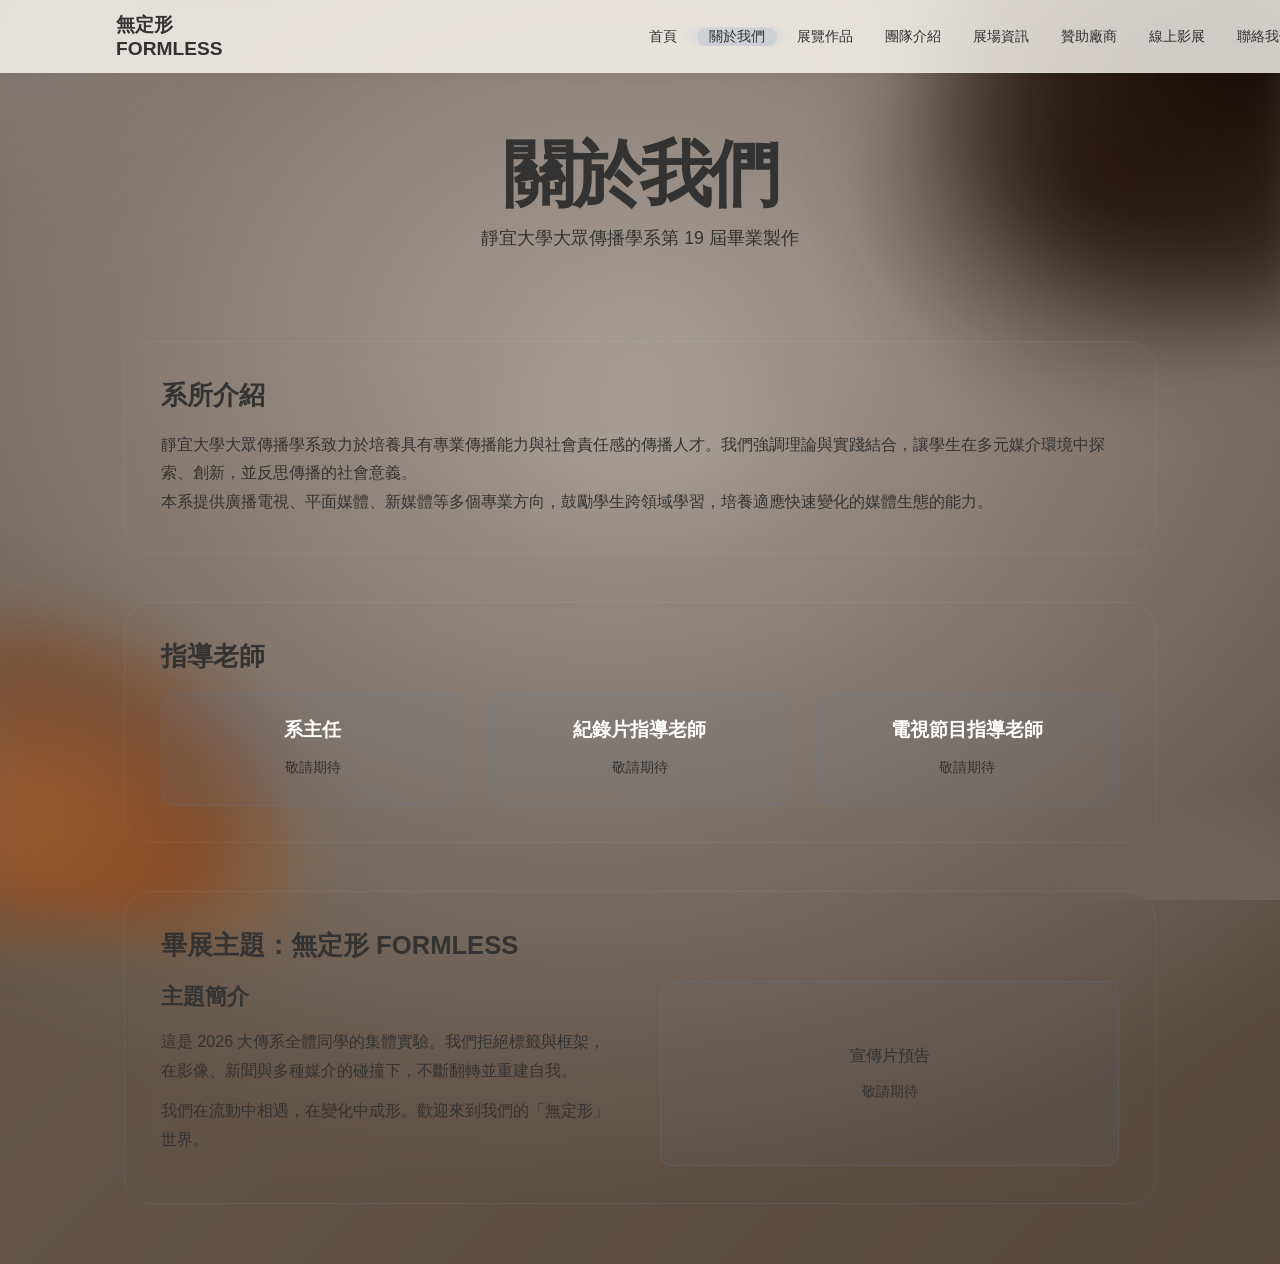
<file: about.html>
<!DOCTYPE html>
<html lang="zh-Hant">
<head>
  <meta charset="UTF-8" />
  <meta name="viewport" content="width=device-width, initial-scale=1.0" />
  <title>關於我們 - 無定形 FORMLESS</title>
  <link rel="stylesheet" href="style.css" />
</head>
<body>
  <div class="page-bg"></div>
  <div class="cursor-glow"></div>
  <nav class="navbar">
    <div class="container">
      <h1 class="nav-title">無定形 FORMLESS</h1>
      <ul class="nav-links">
        <li><a href="index.html">首頁</a></li>
        <li><a href="about.html">關於我們</a></li>
        <li><a href="works.html">展覽作品</a></li>
        <li><a href="team.html">團隊介紹</a></li>
        <li><a href="venue.html">展場資訊</a></li>
        <li><a href="sponsors.html">贊助廠商</a></li>
        <li><a href="filmfestival.html">線上影展</a></li>
        <li><a href="contact.html">聯絡我們</a></li>
      </ul>
    </div>
  </nav>
  <main class="container">
    <section class="hero-section">
      <h1 class="page-title">關於我們</h1>
      <p class="page-subtitle">靜宜大學大眾傳播學系第 19 屆畢業製作</p>
    </section>

    <!-- 本系介紹 -->
    <section id="department" class="panel">
      <h2>系所介紹</h2>
      <p>靜宜大學大眾傳播學系致力於培養具有專業傳播能力與社會責任感的傳播人才。我們強調理論與實踐結合，讓學生在多元媒介環境中探索、創新，並反思傳播的社會意義。</p>
      <p>本系提供廣播電視、平面媒體、新媒體等多個專業方向，鼓勵學生跨領域學習，培養適應快速變化的媒體生態的能力。</p>
    </section>

    <!-- 指導老師 -->
    <section id="advisors" class="panel">
      <h2>指導老師</h2>
      <div class="advisor-grid">
        <div class="advisor-card">
          <h4>系主任</h4>
          <p>敬請期待</p>
        </div>
        <div class="advisor-card">
          <h4>紀錄片指導老師</h4>
          <p>敬請期待</p>
        </div>
        <div class="advisor-card">
          <h4>電視節目指導老師</h4>
          <p>敬請期待</p>
        </div>
      </div>
    </section>

    <!-- 畢展主題 -->
    <section id="exhibition-theme" class="panel">
      <h2>畢展主題：無定形 FORMLESS</h2>
      <div class="theme-content">
        <div class="theme-text">
          <h3>主題簡介</h3>
          <p>這是 2026 大傳系全體同學的集體實驗。我們拒絕標籤與框架，在影像、新聞與多種媒介的碰撞下，不斷翻轉並重建自我。</p>
          <p>我們在流動中相遇，在變化中成形。歡迎來到我們的「無定形」世界。</p>
        </div>
        <div class="theme-video">
          <div class="video-placeholder">
            <p>宣傳片預告</p>
            <p style="font-size: 0.9rem; margin-top: 8px;">敬請期待</p>
          </div>
        </div>
      </div>
    </section>
  </main>
  <script src="script.js"></script>
</body>
</html>
</file>
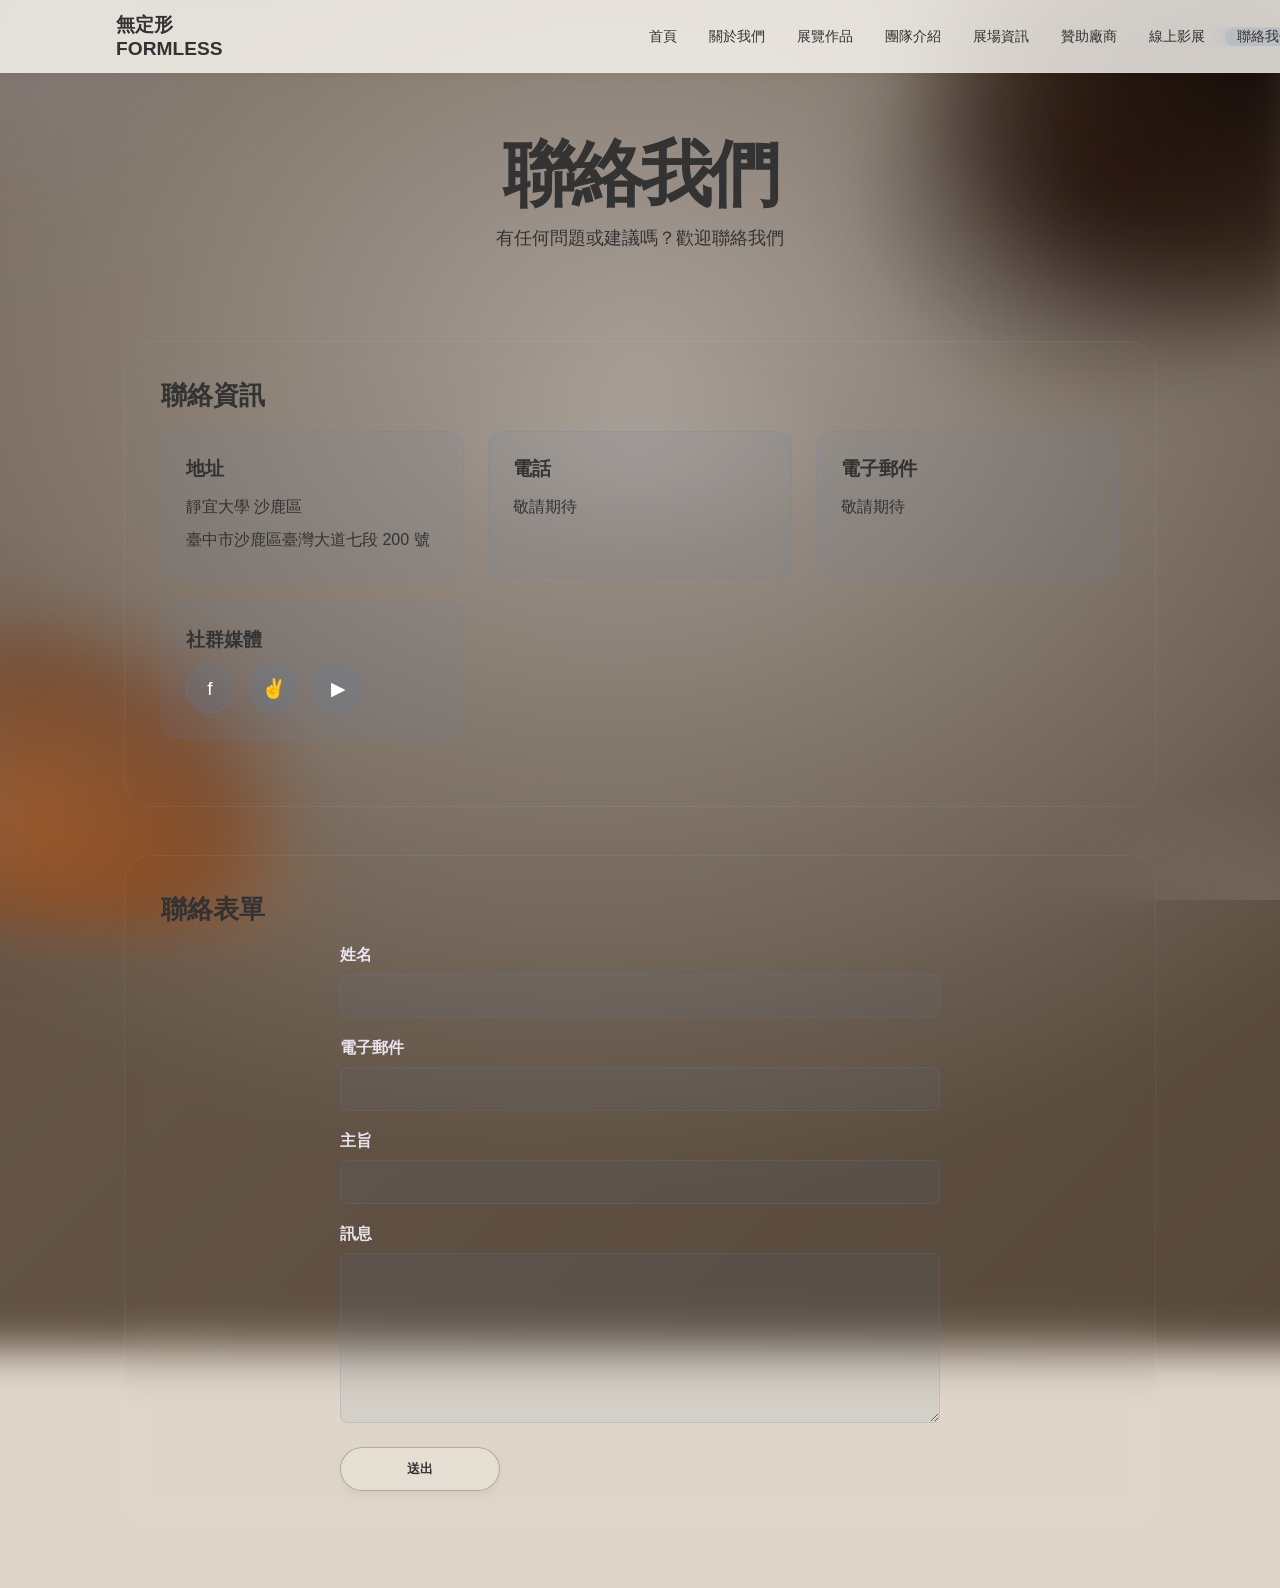
<file: contact.html>
<!DOCTYPE html>
<html lang="zh-Hant">
<head>
  <meta charset="UTF-8" />
  <meta name="viewport" content="width=device-width, initial-scale=1.0" />
  <title>聯絡我們 - 無定形 FORMLESS</title>
  <link rel="stylesheet" href="style.css" />
</head>
<body>
  <div class="page-bg"></div>
  <div class="cursor-glow"></div>
  <nav class="navbar">
    <div class="container">
      <h1 class="nav-title">無定形 FORMLESS</h1>
      <ul class="nav-links">
        <li><a href="index.html">首頁</a></li>
        <li><a href="about.html">關於我們</a></li>
        <li><a href="works.html">展覽作品</a></li>
        <li><a href="team.html">團隊介紹</a></li>
        <li><a href="venue.html">展場資訊</a></li>
        <li><a href="sponsors.html">贊助廠商</a></li>
        <li><a href="filmfestival.html">線上影展</a></li>
        <li><a href="contact.html">聯絡我們</a></li>
      </ul>
    </div>
  </nav>
  <main class="container">
    <section class="hero-section">
      <h1 class="page-title">聯絡我們</h1>
      <p class="page-subtitle">有任何問題或建議嗎？歡迎聯絡我們</p>
    </section>

    <!-- 聯絡資訊 -->
    <section id="contact-info" class="panel">
      <h2>聯絡資訊</h2>
      <div class="contact-details">
        <div class="contact-item">
          <h3>地址</h3>
          <p>靜宜大學 沙鹿區</p>
          <p>臺中市沙鹿區臺灣大道七段 200 號</p>
        </div>
        <div class="contact-item">
          <h3>電話</h3>
          <p>敬請期待</p>
        </div>
        <div class="contact-item">
          <h3>電子郵件</h3>
          <p>敬請期待</p>
        </div>
        <div class="contact-item">
          <h3>社群媒體</h3>
          <div class="social-links">
            <a href="#" class="social-icon" title="Facebook">f</a>
            <a href="#" class="social-icon" title="Instagram">✌</a>
            <a href="#" class="social-icon" title="YouTube">▶</a>
          </div>
        </div>
      </div>
    </section>

    <!-- 聯絡表單 -->
    <section id="contact-form" class="panel">
      <h2>聯絡表單</h2>
      <form class="form-container">
        <div class="form-group">
          <label for="name">姓名</label>
          <input type="text" id="name" name="name" required />
        </div>
        <div class="form-group">
          <label for="email">電子郵件</label>
          <input type="email" id="email" name="email" required />
        </div>
        <div class="form-group">
          <label for="subject">主旨</label>
          <input type="text" id="subject" name="subject" required />
        </div>
        <div class="form-group">
          <label for="message">訊息</label>
          <textarea id="message" name="message" rows="8" required></textarea>
        </div>
        <button type="submit" class="btn btn-primary">送出</button>
      </form>
    </section>
  </main>
  <script src="script.js"></script>
</body>
</html>
</file>
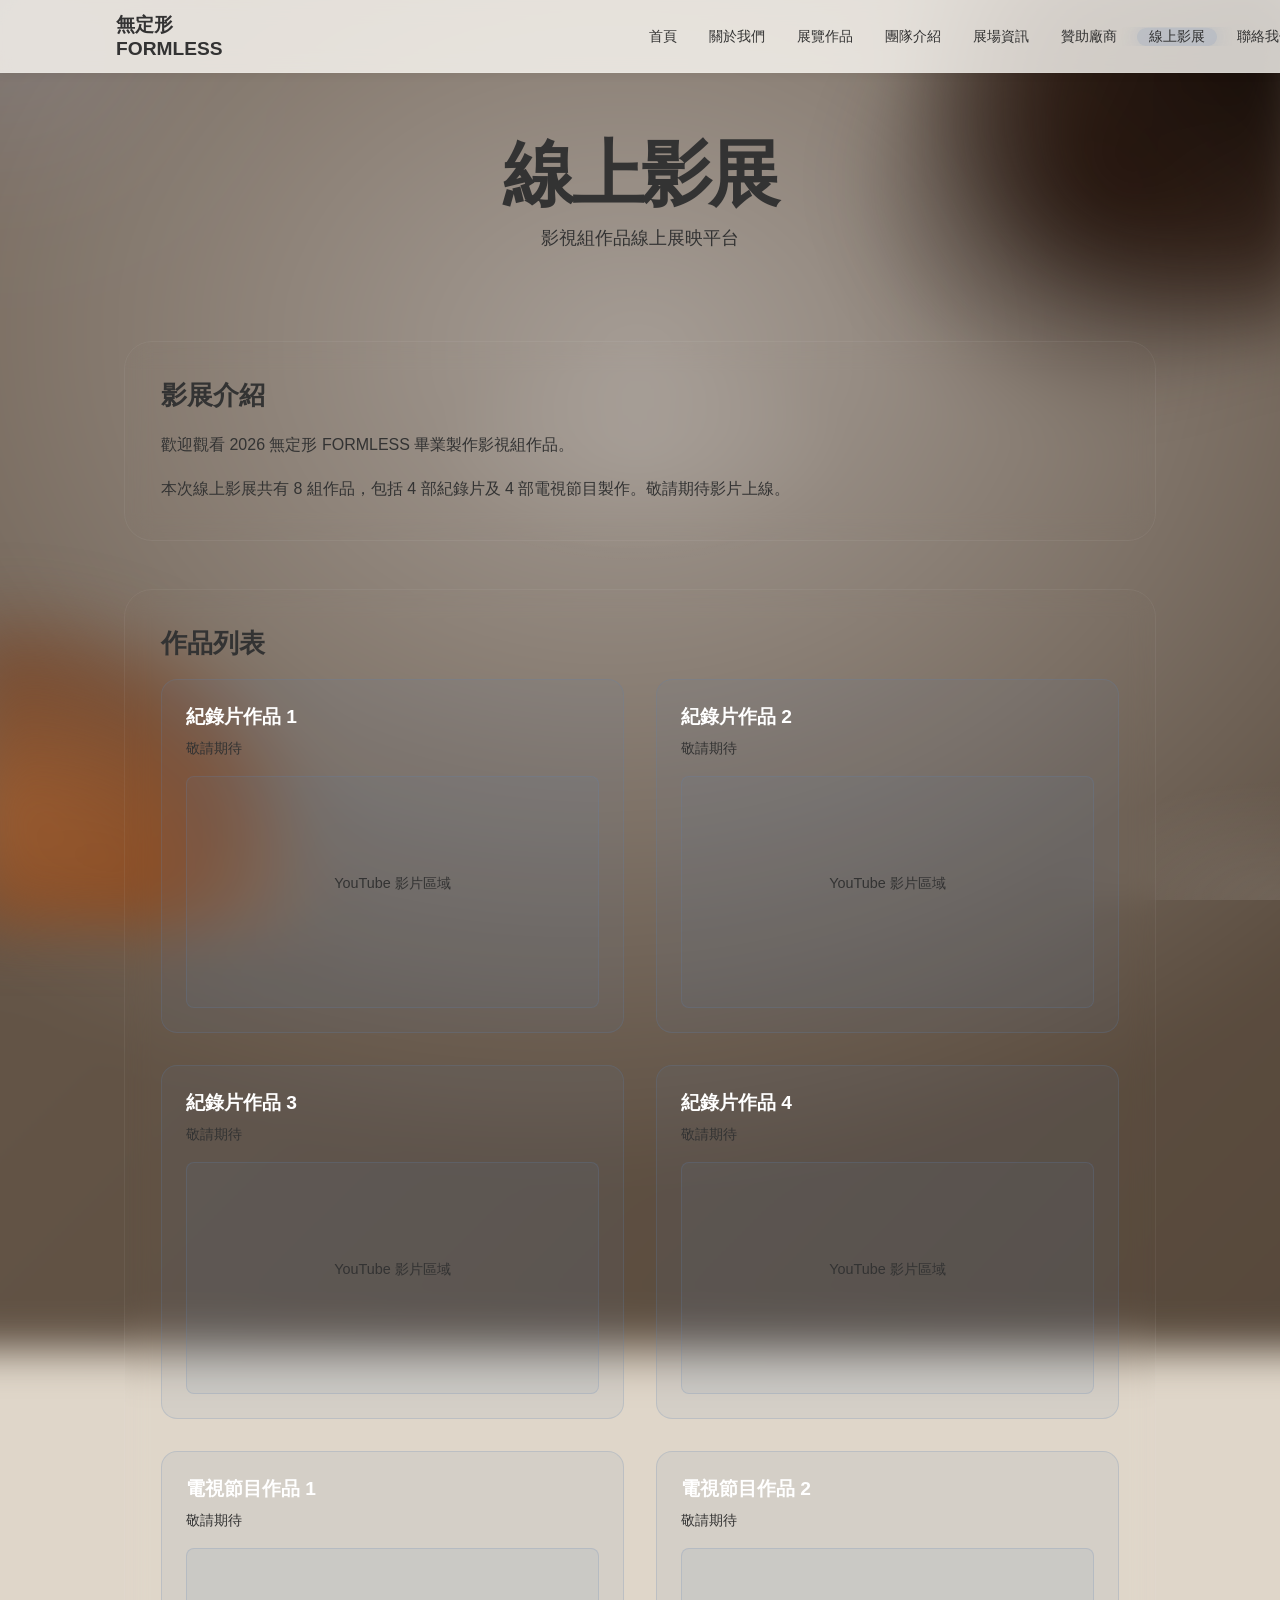
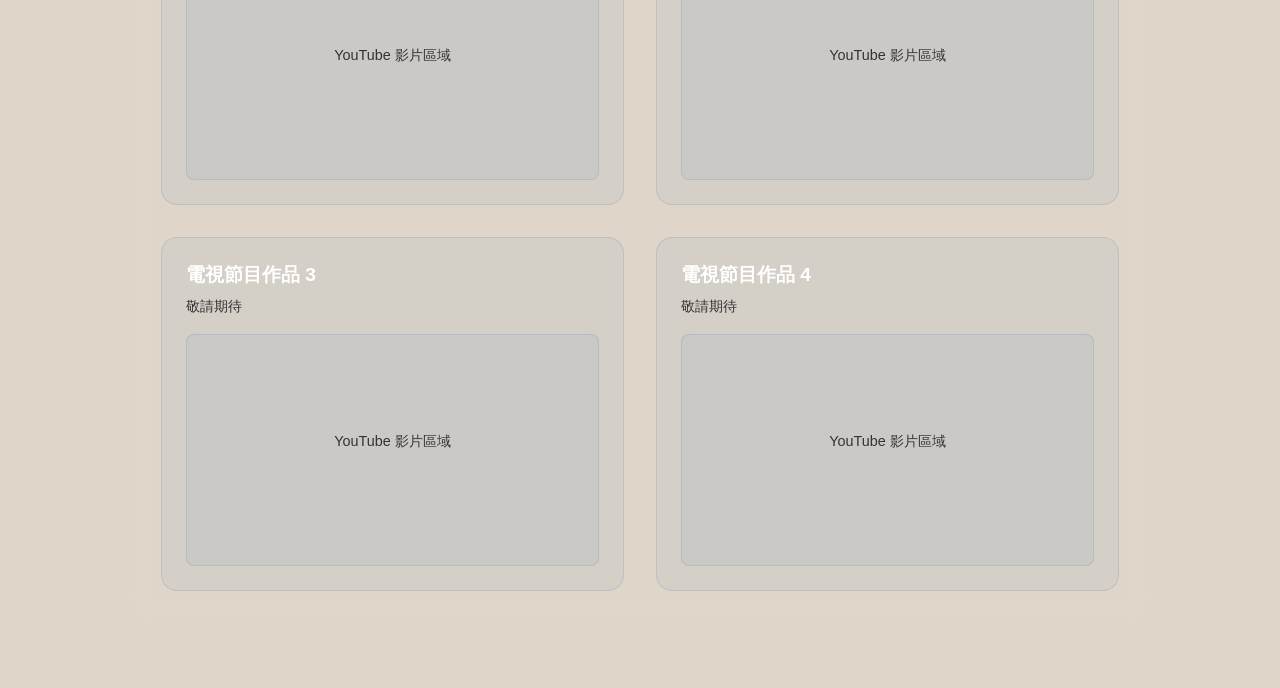
<file: filmfestival.html>
<!DOCTYPE html>
<html lang="zh-Hant">
<head>
  <meta charset="UTF-8" />
  <meta name="viewport" content="width=device-width, initial-scale=1.0" />
  <title>線上影展 - 無定形 FORMLESS</title>
  <link rel="stylesheet" href="style.css" />
</head>
<body>
  <div class="page-bg"></div>
  <div class="cursor-glow"></div>
  <nav class="navbar">
    <div class="container">
      <h1 class="nav-title">無定形 FORMLESS</h1>
      <ul class="nav-links">
        <li><a href="index.html">首頁</a></li>
        <li><a href="about.html">關於我們</a></li>
        <li><a href="works.html">展覽作品</a></li>
        <li><a href="team.html">團隊介紹</a></li>
        <li><a href="venue.html">展場資訊</a></li>
        <li><a href="sponsors.html">贊助廠商</a></li>
        <li><a href="filmfestival.html">線上影展</a></li>
        <li><a href="contact.html">聯絡我們</a></li>
      </ul>
    </div>
  </nav>
  <main class="container">
    <section class="hero-section">
      <h1 class="page-title">線上影展</h1>
      <p class="page-subtitle">影視組作品線上展映平台</p>
    </section>

    <!-- 影展介紹 -->
    <section id="festival-intro" class="panel">
      <h2>影展介紹</h2>
      <p style="color: rgba(245, 242, 255, 0.8); line-height: 1.8; margin-bottom: 16px;">
        歡迎觀看 2026 無定形 FORMLESS 畢業製作影視組作品。
      </p>
      <p style="color: rgba(245, 242, 255, 0.7); line-height: 1.8;">
        本次線上影展共有 8 組作品，包括 4 部紀錄片及 4 部電視節目製作。敬請期待影片上線。
      </p>
    </section>

    <!-- 作品列表 -->
    <section id="film-list" class="panel">
      <h2>作品列表</h2>
      <div class="film-grid">
        <!-- 紀錄片 1 -->
        <div class="film-item">
          <h4>紀錄片作品 1</h4>
          <p>敬請期待</p>
          <div class="embed-placeholder">
            <p>YouTube 影片區域</p>
          </div>
        </div>
        <!-- 紀錄片 2 -->
        <div class="film-item">
          <h4>紀錄片作品 2</h4>
          <p>敬請期待</p>
          <div class="embed-placeholder">
            <p>YouTube 影片區域</p>
          </div>
        </div>
        <!-- 紀錄片 3 -->
        <div class="film-item">
          <h4>紀錄片作品 3</h4>
          <p>敬請期待</p>
          <div class="embed-placeholder">
            <p>YouTube 影片區域</p>
          </div>
        </div>
        <!-- 紀錄片 4 -->
        <div class="film-item">
          <h4>紀錄片作品 4</h4>
          <p>敬請期待</p>
          <div class="embed-placeholder">
            <p>YouTube 影片區域</p>
          </div>
        </div>
        <!-- 電視節目 1 -->
        <div class="film-item">
          <h4>電視節目作品 1</h4>
          <p>敬請期待</p>
          <div class="embed-placeholder">
            <p>YouTube 影片區域</p>
          </div>
        </div>
        <!-- 電視節目 2 -->
        <div class="film-item">
          <h4>電視節目作品 2</h4>
          <p>敬請期待</p>
          <div class="embed-placeholder">
            <p>YouTube 影片區域</p>
          </div>
        </div>
        <!-- 電視節目 3 -->
        <div class="film-item">
          <h4>電視節目作品 3</h4>
          <p>敬請期待</p>
          <div class="embed-placeholder">
            <p>YouTube 影片區域</p>
          </div>
        </div>
        <!-- 電視節目 4 -->
        <div class="film-item">
          <h4>電視節目作品 4</h4>
          <p>敬請期待</p>
          <div class="embed-placeholder">
            <p>YouTube 影片區域</p>
          </div>
        </div>
      </div>
    </section>
  </main>
  <script src="script.js"></script>
</body>
</html>
</file>
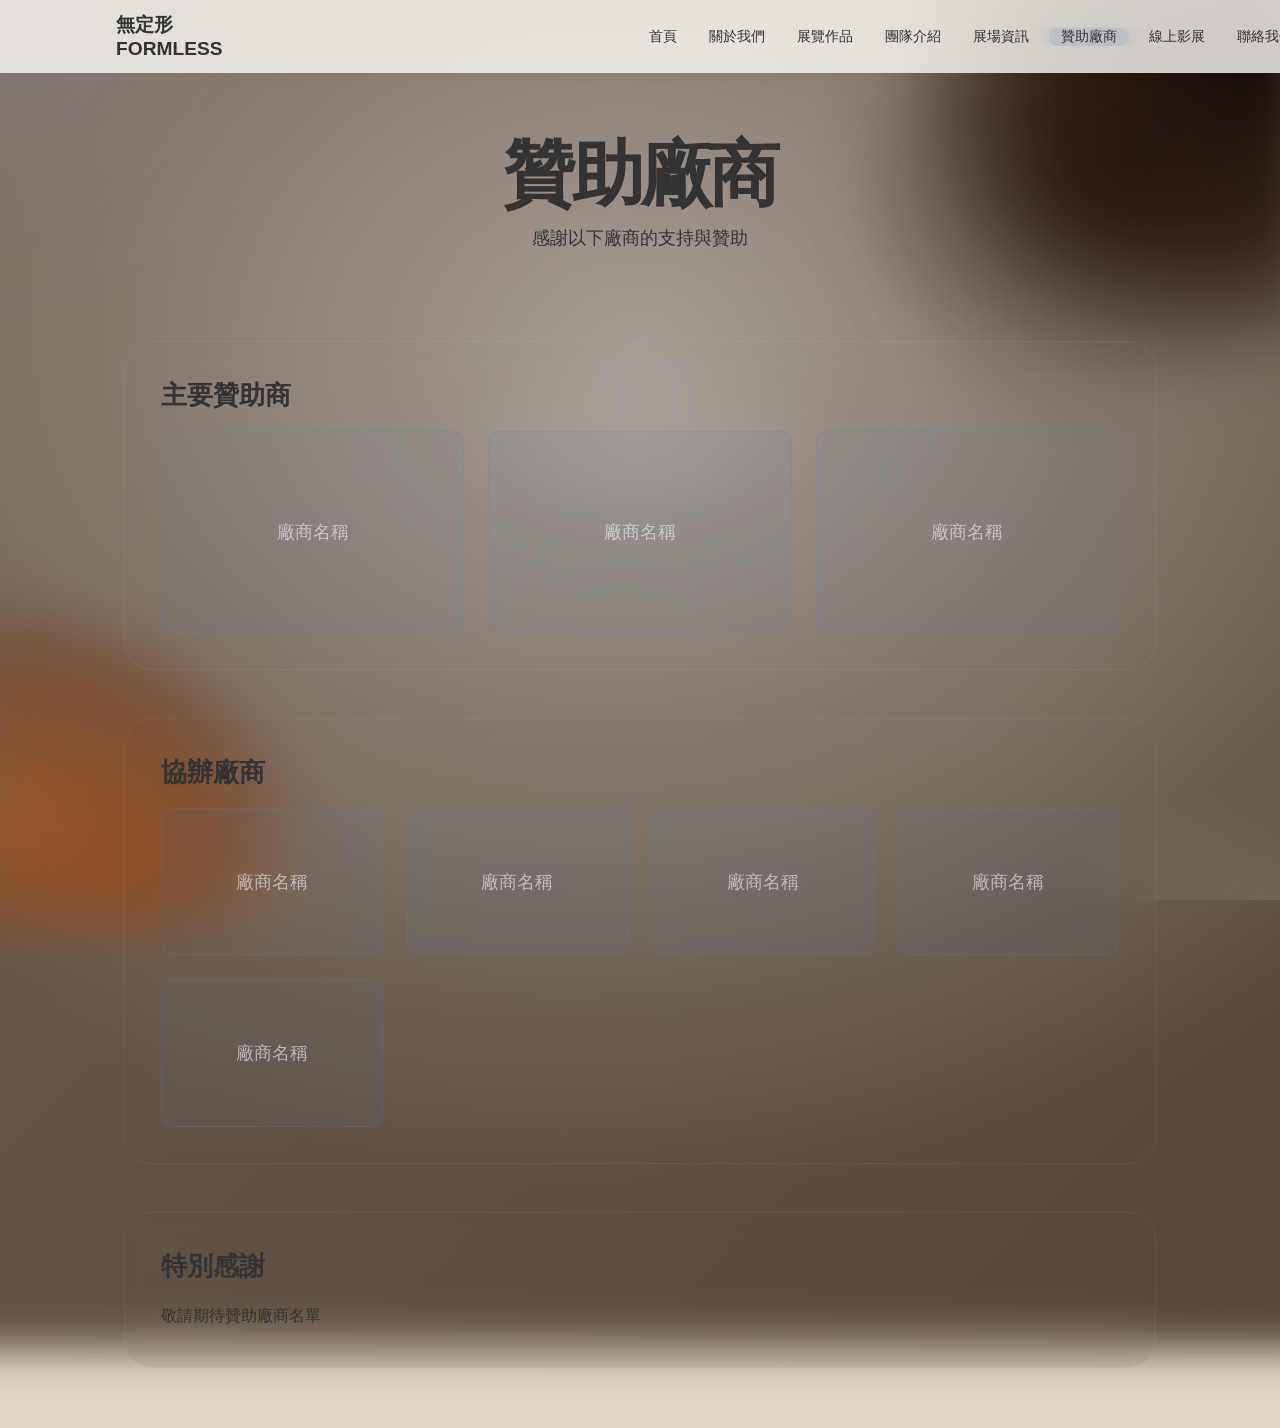
<file: sponsors.html>
<!DOCTYPE html>
<html lang="zh-Hant">
<head>
  <meta charset="UTF-8" />
  <meta name="viewport" content="width=device-width, initial-scale=1.0" />
  <title>贊助廠商 - 無定形 FORMLESS</title>
  <link rel="stylesheet" href="style.css" />
</head>
<body>
  <div class="page-bg"></div>
  <div class="cursor-glow"></div>
  <nav class="navbar">
    <div class="container">
      <h1 class="nav-title">無定形 FORMLESS</h1>
      <ul class="nav-links">
        <li><a href="index.html">首頁</a></li>
        <li><a href="about.html">關於我們</a></li>
        <li><a href="works.html">展覽作品</a></li>
        <li><a href="team.html">團隊介紹</a></li>
        <li><a href="venue.html">展場資訊</a></li>
        <li><a href="sponsors.html">贊助廠商</a></li>
        <li><a href="filmfestival.html">線上影展</a></li>
        <li><a href="contact.html">聯絡我們</a></li>
      </ul>
    </div>
  </nav>
  <main class="container">
    <section class="hero-section">
      <h1 class="page-title">贊助廠商</h1>
      <p class="page-subtitle">感謝以下廠商的支持與贊助</p>
    </section>

    <!-- 主要贊助商 -->
    <section id="major-sponsors" class="panel">
      <h2>主要贊助商</h2>
      <div class="sponsor-grid">
        <div class="sponsor-logo">
          <div class="sponsor-placeholder">廠商名稱</div>
        </div>
        <div class="sponsor-logo">
          <div class="sponsor-placeholder">廠商名稱</div>
        </div>
        <div class="sponsor-logo">
          <div class="sponsor-placeholder">廠商名稱</div>
        </div>
      </div>
    </section>

    <!-- 協辦廠商 -->
    <section id="partner-sponsors" class="panel">
      <h2>協辦廠商</h2>
      <div class="sponsor-grid">
        <div class="sponsor-logo">
          <div class="sponsor-placeholder">廠商名稱</div>
        </div>
        <div class="sponsor-logo">
          <div class="sponsor-placeholder">廠商名稱</div>
        </div>
        <div class="sponsor-logo">
          <div class="sponsor-placeholder">廠商名稱</div>
        </div>
        <div class="sponsor-logo">
          <div class="sponsor-placeholder">廠商名稱</div>
        </div>
        <div class="sponsor-logo">
          <div class="sponsor-placeholder">廠商名稱</div>
        </div>
      </div>
    </section>

    <!-- 感謝名單 -->
    <section id="thanks" class="panel">
      <h2>特別感謝</h2>
      <p style="color: rgba(245, 242, 255, 0.8); line-height: 1.8;">敬請期待贊助廠商名單</p>
    </section>
  </main>
  <script src="script.js"></script>
</body>
</html>
</file>
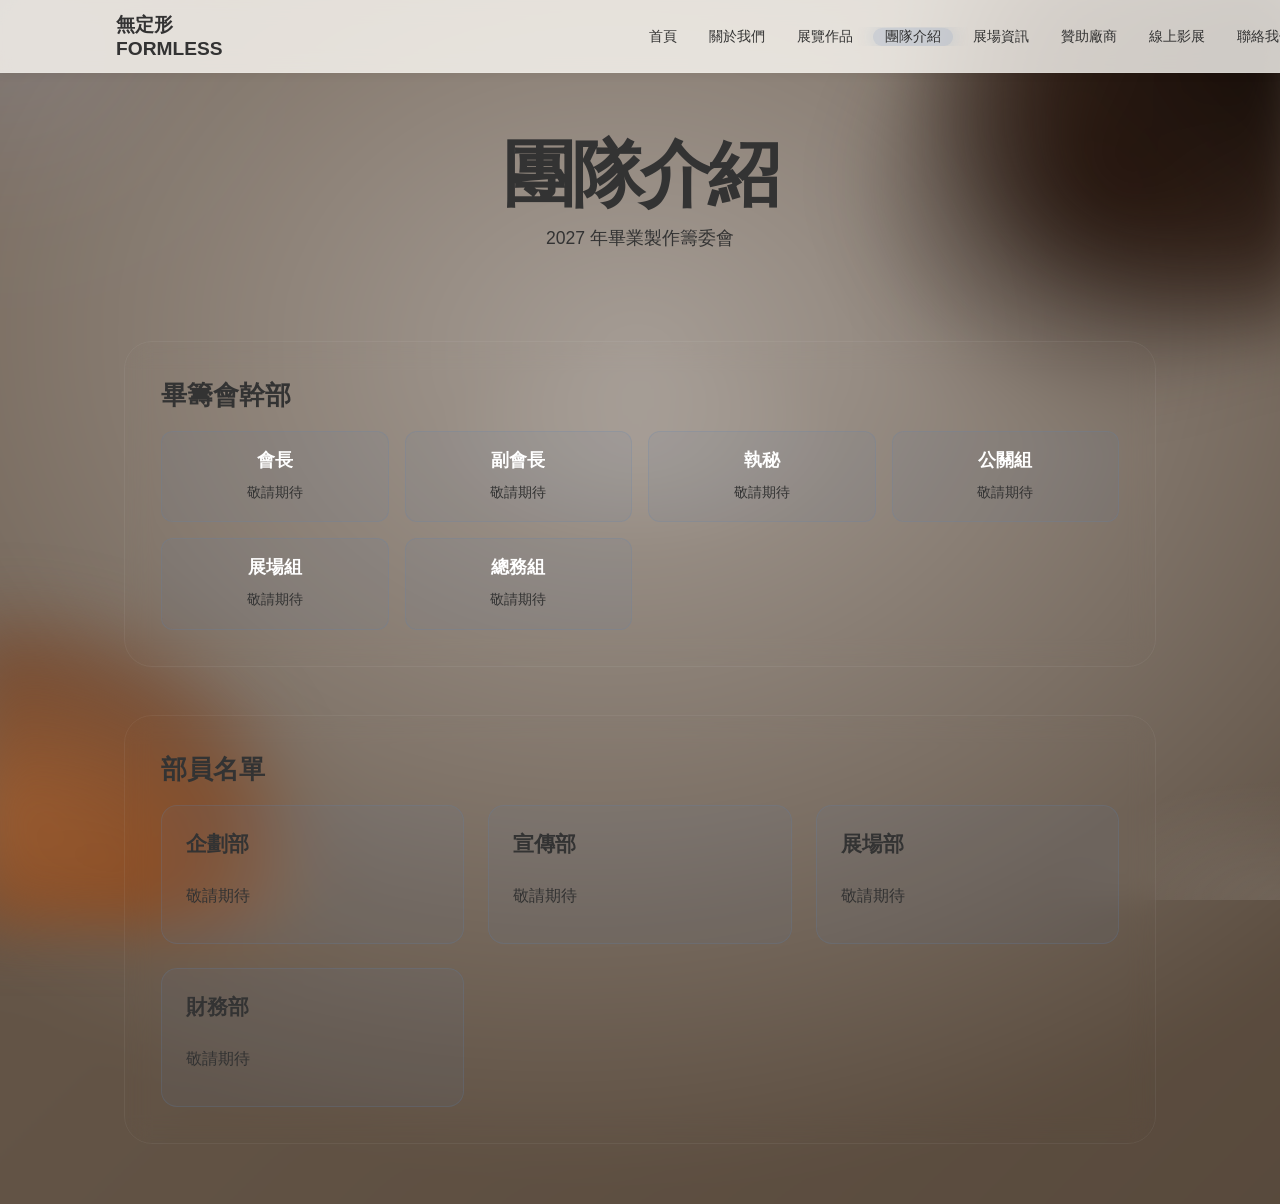
<file: team.html>
<!DOCTYPE html>
<html lang="zh-Hant">
<head>
  <meta charset="UTF-8" />
  <meta name="viewport" content="width=device-width, initial-scale=1.0" />
  <title>團隊介紹 - 無定形 FORMLESS</title>
  <link rel="stylesheet" href="style.css" />
</head>
<body>
  <div class="page-bg"></div>
  <div class="cursor-glow"></div>
  <nav class="navbar">
    <div class="container">
      <h1 class="nav-title">無定形 FORMLESS</h1>
      <ul class="nav-links">
        <li><a href="index.html">首頁</a></li>
        <li><a href="about.html">關於我們</a></li>
        <li><a href="works.html">展覽作品</a></li>
        <li><a href="team.html">團隊介紹</a></li>
        <li><a href="venue.html">展場資訊</a></li>
        <li><a href="sponsors.html">贊助廠商</a></li>
        <li><a href="filmfestival.html">線上影展</a></li>
        <li><a href="contact.html">聯絡我們</a></li>
      </ul>
    </div>
  </nav>
  <main class="container">
    <section class="hero-section">
      <h1 class="page-title">團隊介紹</h1>
      <p class="page-subtitle">2027 年畢業製作籌委會</p>
    </section>

    <!-- 籌委會幹部 -->
    <section id="core-team" class="panel">
      <h2>畢籌會幹部</h2>
      <div class="team-list">
        <div class="team-member-item">
          <h4>會長</h4>
          <p>敬請期待</p>
        </div>
        <div class="team-member-item">
          <h4>副會長</h4>
          <p>敬請期待</p>
        </div>
        <div class="team-member-item">
          <h4>執秘</h4>
          <p>敬請期待</p>
        </div>
        <div class="team-member-item">
          <h4>公關組</h4>
          <p>敬請期待</p>
        </div>
        <div class="team-member-item">
          <h4>展場組</h4>
          <p>敬請期待</p>
        </div>
        <div class="team-member-item">
          <h4>總務組</h4>
          <p>敬請期待</p>
        </div>
      </div>
    </section>

    <!-- 部員名單 -->
    <section id="team-members" class="panel">
      <h2>部員名單</h2>
      <div class="members-grid">
        <div class="department-section">
          <h3>企劃部</h3>
          <div class="member-list">
            <p>敬請期待</p>
          </div>
        </div>
        <div class="department-section">
          <h3>宣傳部</h3>
          <div class="member-list">
            <p>敬請期待</p>
          </div>
        </div>
        <div class="department-section">
          <h3>展場部</h3>
          <div class="member-list">
            <p>敬請期待</p>
          </div>
        </div>
        <div class="department-section">
          <h3>財務部</h3>
          <div class="member-list">
            <p>敬請期待</p>
          </div>
        </div>
      </div>
    </section>
  </main>
  <script src="script.js"></script>
</body>
</html>
</file>
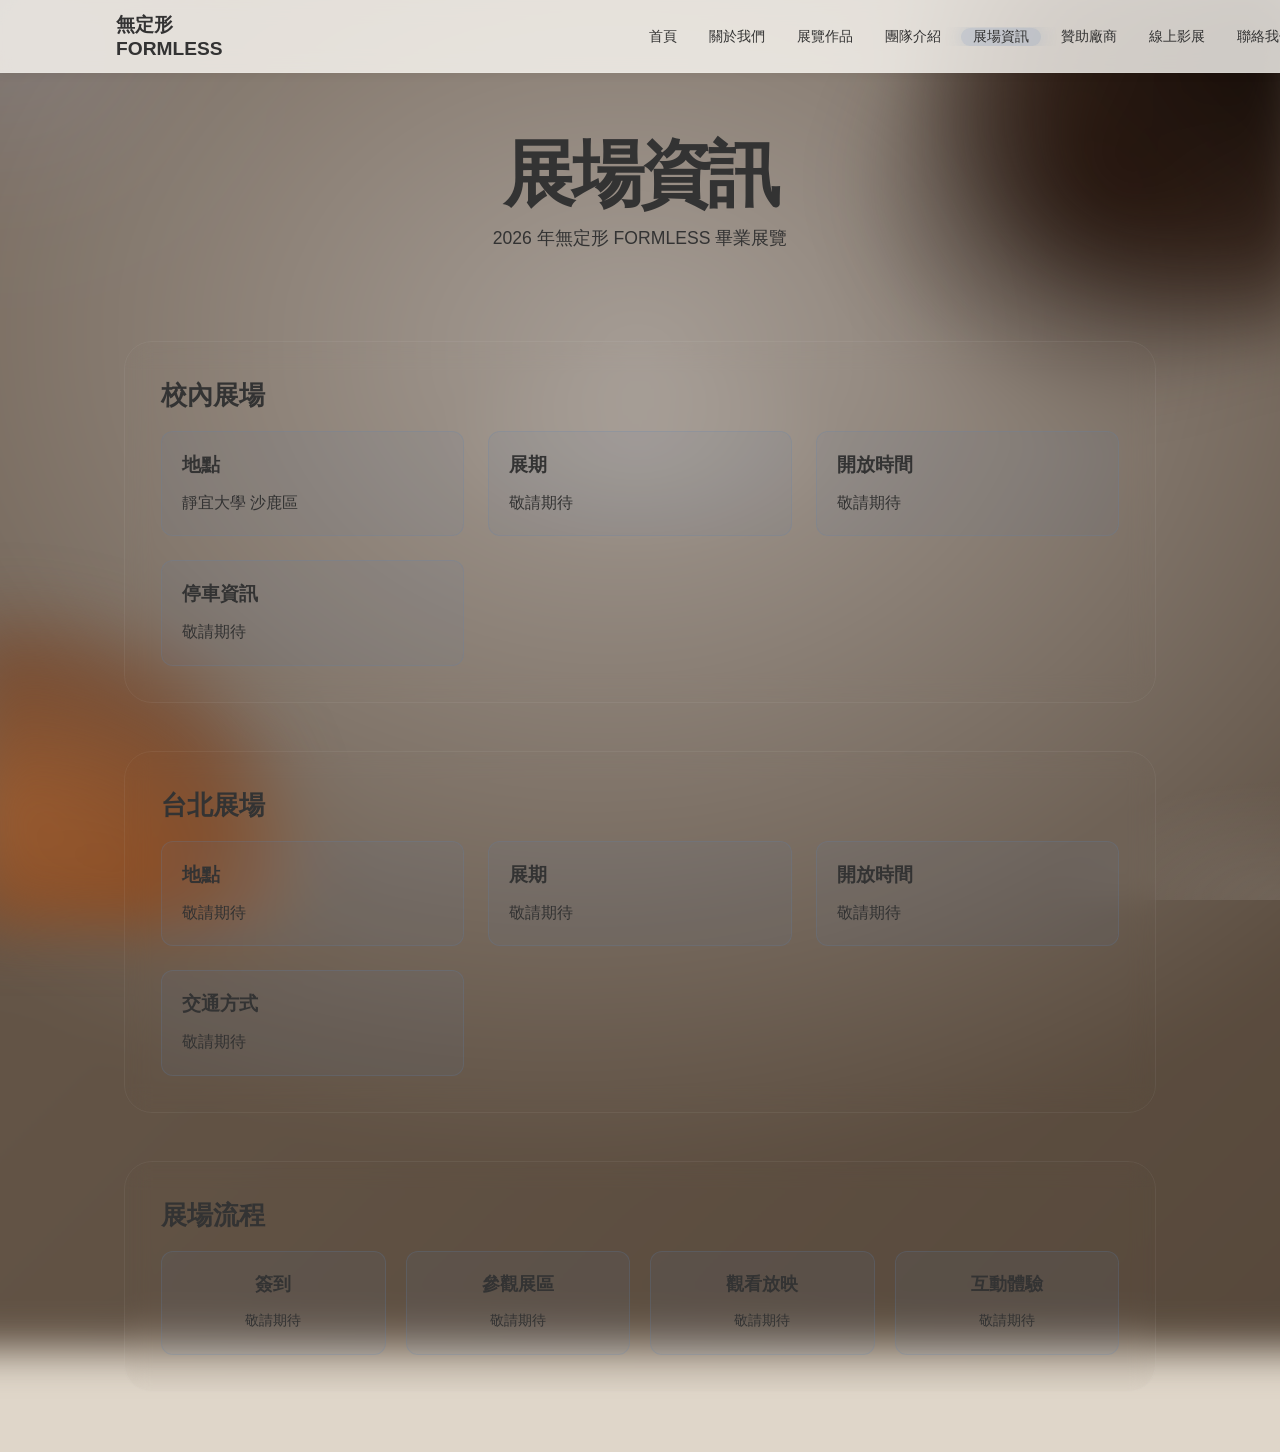
<file: venue.html>
<!DOCTYPE html>
<html lang="zh-Hant">
<head>
  <meta charset="UTF-8" />
  <meta name="viewport" content="width=device-width, initial-scale=1.0" />
  <title>展場資訊 - 無定形 FORMLESS</title>
  <link rel="stylesheet" href="style.css" />
</head>
<body>
  <div class="page-bg"></div>
  <div class="cursor-glow"></div>
  <nav class="navbar">
    <div class="container">
      <h1 class="nav-title">無定形 FORMLESS</h1>
      <ul class="nav-links">
        <li><a href="index.html">首頁</a></li>
        <li><a href="about.html">關於我們</a></li>
        <li><a href="works.html">展覽作品</a></li>
        <li><a href="team.html">團隊介紹</a></li>
        <li><a href="venue.html">展場資訊</a></li>
        <li><a href="sponsors.html">贊助廠商</a></li>
        <li><a href="filmfestival.html">線上影展</a></li>
        <li><a href="contact.html">聯絡我們</a></li>
      </ul>
    </div>
  </nav>
  <main class="container">
    <section class="hero-section">
      <h1 class="page-title">展場資訊</h1>
      <p class="page-subtitle">2026 年無定形 FORMLESS 畢業展覽</p>
    </section>

    <!-- 校內展場 -->
    <section id="campus-venue" class="panel">
      <h2>校內展場</h2>
      <div class="venue-content">
        <div class="venue-info">
          <h3>地點</h3>
          <p>靜宜大學 沙鹿區</p>
        </div>
        <div class="venue-info">
          <h3>展期</h3>
          <p>敬請期待</p>
        </div>
        <div class="venue-info">
          <h3>開放時間</h3>
          <p>敬請期待</p>
        </div>
        <div class="venue-info">
          <h3>停車資訊</h3>
          <p>敬請期待</p>
        </div>
      </div>
    </section>

    <!-- 台北展場 -->
    <section id="taipei-venue" class="panel">
      <h2>台北展場</h2>
      <div class="venue-content">
        <div class="venue-info">
          <h3>地點</h3>
          <p>敬請期待</p>
        </div>
        <div class="venue-info">
          <h3>展期</h3>
          <p>敬請期待</p>
        </div>
        <div class="venue-info">
          <h3>開放時間</h3>
          <p>敬請期待</p>
        </div>
        <div class="venue-info">
          <h3>交通方式</h3>
          <p>敬請期待</p>
        </div>
      </div>
    </section>

    <!-- 展場流程 -->
    <section id="exhibition-flow" class="panel">
      <h2>展場流程</h2>
      <div class="flow-timeline">
        <div class="flow-item">
          <h3>簽到</h3>
          <p>敬請期待</p>
        </div>
        <div class="flow-item">
          <h3>參觀展區</h3>
          <p>敬請期待</p>
        </div>
        <div class="flow-item">
          <h3>觀看放映</h3>
          <p>敬請期待</p>
        </div>
        <div class="flow-item">
          <h3>互動體驗</h3>
          <p>敬請期待</p>
        </div>
      </div>
    </section>
  </main>
  <script src="script.js"></script>
</body>
</html>
</file>
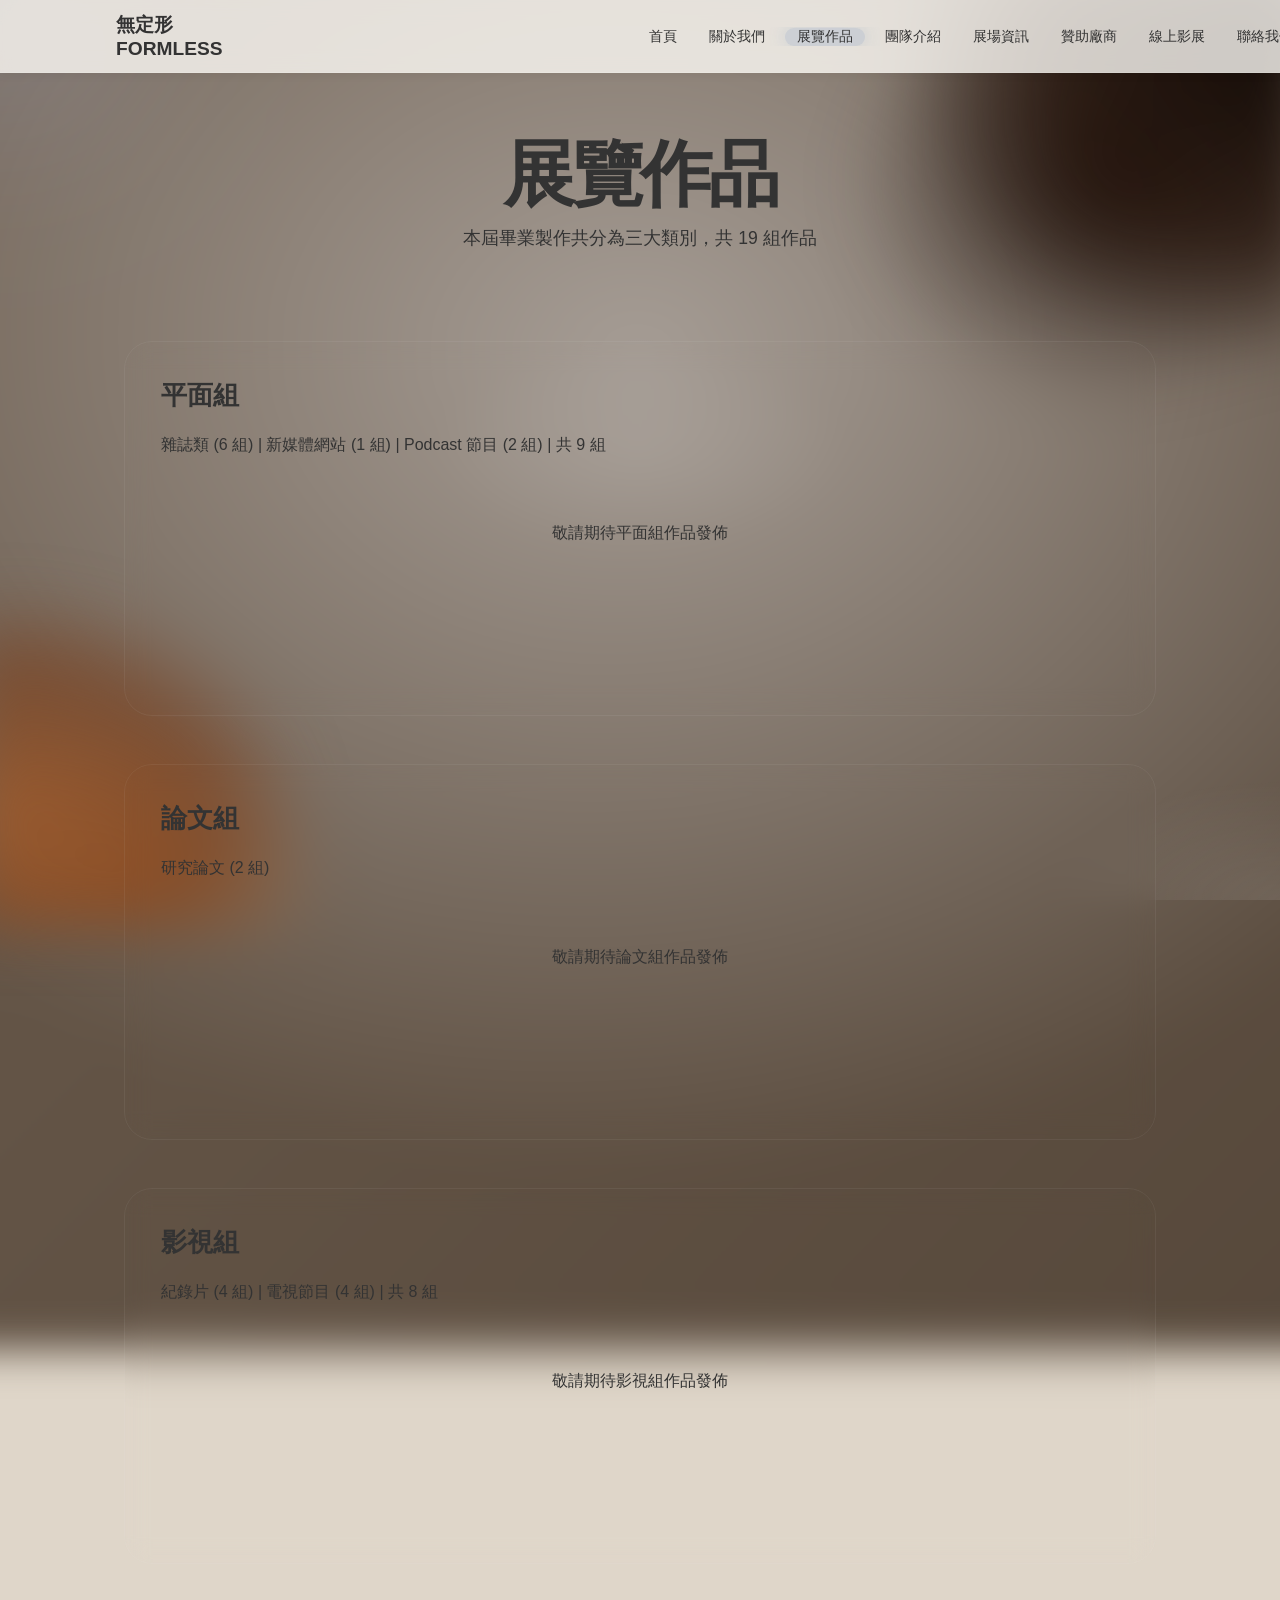
<file: works.html>
<!DOCTYPE html>
<html lang="zh-Hant">
<head>
  <meta charset="UTF-8" />
  <meta name="viewport" content="width=device-width, initial-scale=1.0" />
  <title>展覽作品 - 無定形 FORMLESS</title>
  <link rel="stylesheet" href="style.css" />
</head>
<body>
  <div class="page-bg"></div>
  <div class="cursor-glow"></div>
  <nav class="navbar">
    <div class="container">
      <h1 class="nav-title">無定形 FORMLESS</h1>
      <ul class="nav-links">
        <li><a href="index.html">首頁</a></li>
        <li><a href="about.html">關於我們</a></li>
        <li><a href="works.html">展覽作品</a></li>
        <li><a href="team.html">團隊介紹</a></li>
        <li><a href="venue.html">展場資訊</a></li>
        <li><a href="sponsors.html">贊助廠商</a></li>
        <li><a href="filmfestival.html">線上影展</a></li>
        <li><a href="contact.html">聯絡我們</a></li>
      </ul>
    </div>
  </nav>
  <main class="container">
    <section class="hero-section">
      <h1 class="page-title">展覽作品</h1>
      <p class="page-subtitle">本屆畢業製作共分為三大類別，共 19 組作品</p>
    </section>

    <!-- 平面組 -->
    <section id="graphic-works" class="panel">
      <h2>平面組</h2>
      <p style="color: rgba(245, 242, 255, 0.7); margin-bottom: 20px;">雜誌類 (6 組) | 新媒體網站 (1 組) | Podcast 節目 (2 組) | 共 9 組</p>
      <div class="works-showcase">
        <!-- 作品將在此添加 -->
        <p style="color: rgba(245, 242, 255, 0.5); text-align: center; padding: 40px; grid-column: 1 / -1;">敬請期待平面組作品發佈</p>
      </div>
    </section>

    <!-- 論文組 -->
    <section id="thesis-works" class="panel">
      <h2>論文組</h2>
      <p style="color: rgba(245, 242, 255, 0.7); margin-bottom: 20px;">研究論文 (2 組)</p>
      <div class="works-showcase">
        <!-- 作品將在此添加 -->
        <p style="color: rgba(245, 242, 255, 0.5); text-align: center; padding: 40px; grid-column: 1 / -1;">敬請期待論文組作品發佈</p>
      </div>
    </section>

    <!-- 影視組 -->
    <section id="video-works" class="panel">
      <h2>影視組</h2>
      <p style="color: rgba(245, 242, 255, 0.7); margin-bottom: 20px;">紀錄片 (4 組) | 電視節目 (4 組) | 共 8 組</p>
      <div class="works-showcase">
        <!-- 作品將在此添加 -->
        <p style="color: rgba(245, 242, 255, 0.5); text-align: center; padding: 40px; grid-column: 1 / -1;">敬請期待影視組作品發佈</p>
      </div>
    </section>
  </main>
  <script src="script.js"></script>
</body>
</html>
</file>
<file: style.css>
:root {
  color-scheme: dark;
  font-family: "Noto Sans TC", "Segoe UI", sans-serif;
  background: #DFD6C9;
  color: #232120;
}

* {
  box-sizing: border-box;
}

html, body {
  margin: 0;
  min-height: 100%;
}

body {
  position: relative;
  overflow-x: hidden;
}

.page-bg {
  position: fixed;
  inset: 0;
  background: 
    radial-gradient(ellipse 600px 300px at 50% 50%, rgba(255, 255, 255, 0.1) 0%, transparent 40%),
    radial-gradient(ellipse 500px 250px at 50% 50%, rgba(255, 255, 255, 0.08) 0%, transparent 45%),
    radial-gradient(ellipse 700px 350px at 50% 50%, rgba(255, 255, 255, 0.06) 0%, transparent 50%);
  background-size: 200% 200%, 250% 250%, 300% 300%;
  background-position: 0% 0%, 50% 50%, 100% 100%;
  background-repeat: no-repeat;
  background-attachment: fixed;
  animation: light-flow 15s ease-in-out infinite, light-flow-secondary 20s ease-in-out infinite, light-flow-tertiary 25s ease-in-out infinite;
  z-index: -2;
}

@keyframes light-flow {
  0% {
    background-position: 0% 0%, 50% 50%, 100% 100%;
  }
  50% {
    background-position: 100% 100%, 50% 50%, 0% 0%;
  }
  100% {
    background-position: 0% 0%, 50% 50%, 100% 100%;
  }
}

@keyframes light-flow-secondary {
  0% {
    background-position: 0% 0%, 0% 100%, 100% 100%;
  }
  50% {
    background-position: 100% 0%, 100% 0%, 0% 0%;
  }
  100% {
    background-position: 0% 0%, 0% 100%, 100% 100%;
  }
}

@keyframes light-flow-tertiary {
  0% {
    background-position: 0% 0%, 50% 50%, 100% 100%;
  }
  33% {
    background-position: 50% 100%, 0% 0%, 50% 50%;
  }
  66% {
    background-position: 100% 0%, 100% 100%, 0% 0%;
  }
  100% {
    background-position: 0% 0%, 50% 50%, 100% 100%;
  }
}

.page-bg::before {
  content: '';
  position: fixed;
  inset: 0;
  background: radial-gradient(ellipse 800px 400px, rgba(255, 255, 255, 0.12) 0%, transparent 50%);
  background-size: 300% 300%;
  background-position: 0% 0%;
  animation: glow-pulse 12s ease-in-out infinite;
  pointer-events: none;
  z-index: -2;
}

@keyframes glow-pulse {
  0%, 100% {
    background-position: 0% 0%;
    opacity: 0.3;
  }
  50% {
    background-position: 100% 100%;
    opacity: 0.7;
  }
}

.cursor-glow {
  position: fixed;
  top: 0;
  left: 0;
  width: 400px;
  height: 400px;
  background: radial-gradient(circle, rgba(90, 130, 180, 0.35) 0%, rgba(70, 100, 160, 0.28) 22%, rgba(50, 80, 130, 0.15) 45%, transparent 75%);
  border-radius: 50%;
  filter: blur(80px);
  mix-blend-mode: screen;
  pointer-events: none;
  z-index: -1;
  transform: translate(-200px, -200px);
}

/* 行動裝置隱藏滑鼠效果 */
@media (max-width: 768px) {
  .cursor-glow {
    display: none;
  }
}

.container {
  position: relative;
  max-width: 1080px;
  margin: 0 auto;
  padding: 80px 24px 60px;
}

.hero {
  display: grid;
  gap: 24px;
  padding: 60px 0 40px;
}

.eyebrow {
  margin: 0;
  letter-spacing: 0.3em;
  text-transform: uppercase;
  color: rgba(255, 255, 255, 0.64);
  font-size: 0.85rem;
}

.hero-heading {
  margin: 0;
  font-size: clamp(4rem, 7vw, 5.5rem);
  line-height: 0.95;
  letter-spacing: -0.05em;
  font-weight: 900;
  position: relative;
  text-transform: none;
  color: #ffffff;
}

.hero-heading::after {
  content: attr(data-text);
  position: absolute;
  inset: 0;
  z-index: -1;
  color: rgba(255, 255, 255, 0.08);
  transform: translate(6px, 6px);
  filter: blur(1px);
}

.hero-heading::before {
  content: '';
  position: absolute;
  inset: -8% 0 0 0;
  background: none;
  z-index: -2;
}

.subtitle {
  margin: 0;
  max-width: 720px;
  line-height: 1.78;
  font-size: 1.05rem;
  color: rgba(245, 242, 255, 0.82);
}

.buttons {
  display: flex;
  flex-wrap: wrap;
  gap: 16px;
}

.btn {
  display: inline-flex;
  align-items: center;
  justify-content: center;
  min-width: 160px;
  padding: 14px 24px;
  border-radius: 999px;
  text-decoration: none;
  font-weight: 600;
  transition: all 0.3s ease;
  position: relative;
  box-shadow:
    0 8px 16px rgba(0, 0, 0, 0.3),
    0 4px 8px rgba(0, 0, 0, 0.2),
    inset 0 1px 0 rgba(255, 255, 255, 0.1);
  border: 2px solid transparent;
}

.btn::before {
  content: '';
  position: absolute;
  top: 0;
  left: 0;
  right: 0;
  bottom: 0;
  border-radius: inherit;
  background: linear-gradient(135deg, rgba(255, 255, 255, 0.2), rgba(255, 255, 255, 0.05));
  opacity: 0;
  transition: opacity 0.3s ease;
}

.btn:hover {
  transform: translateY(-3px) scale(1.02);
  box-shadow:
    0 12px 24px rgba(0, 0, 0, 0.4),
    0 6px 12px rgba(0, 0, 0, 0.3),
    inset 0 1px 0 rgba(255, 255, 255, 0.2);
}

.btn:hover::before {
  opacity: 1;
}

.btn:active {
  transform: translateY(-1px) scale(0.98);
  box-shadow:
    0 4px 8px rgba(0, 0, 0, 0.3),
    0 2px 4px rgba(0, 0, 0, 0.2),
    inset 0 2px 4px rgba(0, 0, 0, 0.1);
}

.btn-primary {
  background: linear-gradient(135deg, #5a82b4, #3d5a8e);
  color: #fff;
  border-color: #5a82b4;
}

.btn-secondary {
  background: linear-gradient(135deg, rgba(90, 130, 180, 0.15), rgba(70, 100, 160, 0.08));
  border: 2px solid rgba(90, 130, 180, 0.35);
  color: #c5d9f0;
  box-shadow:
    0 8px 16px rgba(0, 0, 0, 0.3),
    0 4px 8px rgba(0, 0, 0, 0.2),
    inset 0 1px 0 rgba(90, 130, 180, 0.15);
}

.panel {
  margin-top: 48px;
  padding: 36px;
  border-radius: 28px;
  background: rgba(12, 4, 30, 0.72);
  border: 1px solid rgba(255, 255, 255, 0.06);
  backdrop-filter: blur(12px);
}

.panel h2 {
  margin: 0 0 18px;
  font-size: 1.6rem;
}

.panel p {
  margin: 0;
  line-height: 1.8;
  color: rgba(241, 236, 255, 0.86);
}

section {
  scroll-margin-top: 110px;
}

.navbar {
  position: fixed;
  top: 0;
  left: 0;
  right: 0;
  background: rgba(8, 4, 15, 0.9);
  backdrop-filter: blur(10px);
  border-bottom: 1px solid rgba(255, 255, 255, 0.1);
  z-index: 100;
}

.nav-title {
  margin: 0;
  font-size: 1.2rem;
  color: #f5f2ff;
  margin-right: 50px;
}

.nav-links {
  display: flex;
  flex-wrap: nowrap;
  list-style: none;
  margin: 0;
  padding: 0 32px 0 0;
  gap: 18px;
  width: max-content;
  min-width: 100%;
  overflow-x: auto;
  overflow-y: visible;
  scrollbar-width: none;
  -ms-overflow-style: none;
}

.nav-links::-webkit-scrollbar {
  display: none;
}

.nav-links li {
  flex: 0 0 auto;
}

.nav-links li:first-child {
  margin-left: auto;
}

.nav-links a {
  color: rgba(245, 242, 255, 0.9);
  text-decoration: none;
  padding: 0 20px !important;
  border-radius: 999px;
  display: inline-flex;
  align-items: center;
  justify-content: center;
  transition: color 0.3s ease, background 0.3s ease, box-shadow 0.3s ease, transform 0.2s ease;
  white-space: nowrap !important;
}

.nav-links a:hover,
.nav-links a:focus-visible {
  color: #ffffff;
  transform: translateY(-1px);
}

.nav-links a.active,
.nav-links a:active {
  color: #ffffff;
  background: rgba(90, 130, 180, 0.18);
  box-shadow: 0 0 18px rgba(90, 130, 180, 0.22);
}

.navbar .container {
  display: flex;
  justify-content: space-between;
  align-items: center;
  padding: 16px 24px;
  width: auto;
  overflow: visible;
}

.works-grid {
  display: grid;
  gap: 32px;
}

.work-category {
  margin-bottom: 24px;
}

.work-category h3 {
  margin: 0 0 16px;
  font-size: 1.3rem;
  color: #7a9fc9;
}

.work-item {
  margin-bottom: 24px;
  padding: 20px;
  background: rgba(255, 255, 255, 0.05);
  border-radius: 12px;
  border: 1px solid rgba(255, 255, 255, 0.1);
}

.work-item img, .work-item video {
  width: 100%;
  max-width: 400px;
  height: auto;
  border-radius: 8px;
  margin-bottom: 12px;
}

.work-item h4 {
  margin: 0 0 8px;
  font-size: 1.1rem;
}

.work-item p {
  margin: 0;
  color: rgba(241, 236, 255, 0.7);
  font-size: 0.9rem;
}

.works-showcase {
  display: grid;
  grid-template-columns: repeat(auto-fill, minmax(280px, 1fr));
  gap: 24px;
  min-height: 200px;
}

.work-card {
  padding: 20px;
  background: rgba(90, 130, 180, 0.08);
  border: 1px solid rgba(90, 130, 180, 0.2);
  border-radius: 12px;
  transition: all 0.3s ease;
}

.work-card:hover {
  background: rgba(90, 130, 180, 0.12);
  border-color: rgba(90, 130, 180, 0.35);
  transform: translateY(-3px);
}

.work-card h4 {
  margin: 0 0 8px;
  font-size: 1.1rem;
  color: #ffffff;
}

.work-card p {
  margin: 0;
  color: rgba(245, 242, 255, 0.7);
  font-size: 0.9rem;
  line-height: 1.5;
}

.interactive-demo {
  padding: 40px;
  text-align: center;
  background: linear-gradient(135deg, rgba(90, 130, 180, 0.1), rgba(70, 100, 160, 0.08));
  border-radius: 12px;
  border: 1px solid rgba(90, 130, 180, 0.2);
}

.interactive-demo button {
  background: #5a82b4;
  color: white;
  border: none;
  padding: 12px 24px;
  border-radius: 6px;
  cursor: pointer;
  transition: background 0.3s ease;
}

.interactive-demo button:hover {
  background: #3d5a8e;
}

/* 新增頁面樣式 */
.hero-section {
  display: grid;
  gap: 16px;
  padding: 60px 0 40px;
  text-align: center;
}

.page-title {
  margin: 0;
  font-size: clamp(3rem, 6vw, 4.5rem);
  line-height: 0.95;
  letter-spacing: -0.05em;
  font-weight: 900;
  color: #ffffff;
}

.page-subtitle {
  margin: 0;
  font-size: 1.1rem;
  color: rgba(245, 242, 255, 0.7);
  line-height: 1.6;
}

/* 關於我們頁面 */
.advisor-grid {
  display: grid;
  grid-template-columns: repeat(auto-fit, minmax(250px, 1fr));
  gap: 24px;
}

.advisor-card {
  padding: 24px;
  background: rgba(90, 130, 180, 0.08);
  border: 1px solid rgba(90, 130, 180, 0.2);
  border-radius: 16px;
  text-align: center;
  transition: all 0.3s ease;
}

.advisor-card:hover {
  background: rgba(90, 130, 180, 0.12);
  border-color: rgba(90, 130, 180, 0.35);
  transform: translateY(-3px);
}

.advisor-card h4 {
  margin: 0 0 12px;
  font-size: 1.2rem;
  color: #ffffff;
}

.advisor-card p {
  margin: 0;
  color: rgba(245, 242, 255, 0.7);
  font-size: 0.9rem;
}

.theme-content {
  display: grid;
  grid-template-columns: 1fr 1fr;
  gap: 40px;
  align-items: start;
}

.theme-text h3 {
  margin: 0 0 16px;
  font-size: 1.4rem;
  color: #ffffff;
}

.theme-text p {
  margin: 0 0 12px;
  color: rgba(245, 242, 255, 0.8);
  line-height: 1.8;
}

.video-placeholder {
  padding: 60px 20px;
  background: rgba(90, 130, 180, 0.08);
  border: 1px solid rgba(90, 130, 180, 0.2);
  border-radius: 12px;
  text-align: center;
  color: rgba(245, 242, 255, 0.6);
}

/* 團隊介紹頁面 */
.team-list {
  display: grid;
  grid-template-columns: repeat(auto-fit, minmax(200px, 1fr));
  gap: 16px;
}

.team-member-item {
  padding: 16px;
  background: rgba(90, 130, 180, 0.08);
  border: 1px solid rgba(90, 130, 180, 0.2);
  border-radius: 12px;
  text-align: center;
  transition: all 0.3s ease;
}

.team-member-item:hover {
  background: rgba(90, 130, 180, 0.12);
  border-color: rgba(90, 130, 180, 0.35);
  transform: translateY(-2px);
}

.team-member-item h4 {
  margin: 0 0 8px;
  font-size: 1.1rem;
  color: #ffffff;
}

.team-member-item p {
  margin: 0;
  color: rgba(245, 242, 255, 0.7);
  font-size: 0.9rem;
}

.members-grid {
  display: grid;
  grid-template-columns: repeat(auto-fit, minmax(280px, 1fr));
  gap: 24px;
}

.department-section {
  padding: 24px;
  background: rgba(90, 130, 180, 0.08);
  border: 1px solid rgba(90, 130, 180, 0.2);
  border-radius: 16px;
}

.department-section h3 {
  margin: 0 0 16px;
  font-size: 1.3rem;
  color: #ffffff;
}

.member-list {
  display: grid;
  gap: 8px;
}

.member-list p {
  margin: 0;
  padding: 8px 0;
  color: rgba(245, 242, 255, 0.7);
  border-bottom: 1px solid rgba(90, 130, 180, 0.15);
}

.member-list p:last-child {
  border-bottom: none;
}

/* 展場資訊頁面 */
.venue-content {
  display: grid;
  grid-template-columns: repeat(auto-fit, minmax(250px, 1fr));
  gap: 24px;
}

.venue-info {
  padding: 20px;
  background: rgba(90, 130, 180, 0.08);
  border: 1px solid rgba(90, 130, 180, 0.2);
  border-radius: 12px;
  transition: all 0.3s ease;
}

.venue-info:hover {
  background: rgba(90, 130, 180, 0.12);
  border-color: rgba(90, 130, 180, 0.35);
  transform: translateY(-2px);
}

.venue-info h3 {
  margin: 0 0 12px;
  font-size: 1.2rem;
  color: #ffffff;
}

.venue-info p {
  margin: 0;
  color: rgba(245, 242, 255, 0.8);
  line-height: 1.6;
}

.flow-timeline {
  display: grid;
  grid-template-columns: repeat(auto-fit, minmax(200px, 1fr));
  gap: 20px;
}

.flow-item {
  padding: 20px;
  background: rgba(90, 130, 180, 0.08);
  border: 1px solid rgba(90, 130, 180, 0.2);
  border-radius: 12px;
  text-align: center;
  transition: all 0.3s ease;
}

.flow-item:hover {
  background: rgba(90, 130, 180, 0.12);
  border-color: rgba(90, 130, 180, 0.35);
  transform: translateY(-2px);
}

.flow-item h3 {
  margin: 0 0 12px;
  font-size: 1.1rem;
  color: #ffffff;
}

.flow-item p {
  margin: 0;
  color: rgba(245, 242, 255, 0.7);
  font-size: 0.9rem;
}

/* 贊助廠商頁面 */
.sponsor-grid {
  display: grid;
  grid-template-columns: repeat(auto-fit, minmax(200px, 1fr));
  gap: 24px;
}

.sponsor-logo {
  aspect-ratio: 3/2;
  background: rgba(90, 130, 180, 0.08);
  border: 1px solid rgba(90, 130, 180, 0.2);
  border-radius: 12px;
  display: flex;
  align-items: center;
  justify-content: center;
  transition: all 0.3s ease;
  overflow: hidden;
}

.sponsor-logo:hover {
  background: rgba(90, 130, 180, 0.12);
  border-color: rgba(90, 130, 180, 0.35);
  transform: scale(1.05);
}

.sponsor-logo img {
  width: 100%;
  height: 100%;
  object-fit: contain;
  opacity: 0.6;
  transition: opacity 0.3s ease;
}

.sponsor-logo:hover img {
  opacity: 1;
}

.sponsor-placeholder {
  color: rgba(245, 242, 255, 0.6);
  font-size: 1.1rem;
  text-align: center;
}

/* 線上影展頁面 */
.film-grid {
  display: grid;
  grid-template-columns: repeat(auto-fit, minmax(300px, 1fr));
  gap: 32px;
}

.film-item {
  padding: 24px;
  background: rgba(90, 130, 180, 0.08);
  border: 1px solid rgba(90, 130, 180, 0.2);
  border-radius: 16px;
  transition: all 0.3s ease;
}

.film-item:hover {
  background: rgba(90, 130, 180, 0.12);
  border-color: rgba(90, 130, 180, 0.35);
  transform: translateY(-4px);
}

.film-item h4 {
  margin: 0 0 8px;
  font-size: 1.2rem;
  color: #ffffff;
}

.film-item p {
  margin: 0 0 16px;
  color: rgba(245, 242, 255, 0.7);
  font-size: 0.9rem;
  line-height: 1.5;
}

.embed-placeholder {
  aspect-ratio: 16/9;
  background: rgba(90, 130, 180, 0.08);
  border: 1px solid rgba(90, 130, 180, 0.2);
  border-radius: 8px;
  display: flex;
  align-items: center;
  justify-content: center;
  color: rgba(245, 242, 255, 0.6);
  font-size: 1rem;
}

/* 聯絡我們頁面 */
.contact-details {
  display: grid;
  grid-template-columns: repeat(auto-fit, minmax(250px, 1fr));
  gap: 24px;
  margin-bottom: 32px;
}

.contact-item {
  padding: 24px;
  background: rgba(90, 130, 180, 0.08);
  border: 1px solid rgba(90, 130, 180, 0.2);
  border-radius: 16px;
  transition: all 0.3s ease;
}

.contact-item:hover {
  background: rgba(90, 130, 180, 0.12);
  border-color: rgba(90, 130, 180, 0.35);
  transform: translateY(-3px);
}

.contact-item h3 {
  margin: 0 0 12px;
  font-size: 1.2rem;
  color: #ffffff;
}

.contact-item p {
  margin: 0 0 8px;
  color: rgba(245, 242, 255, 0.8);
  line-height: 1.6;
}

.contact-item p:last-child {
  margin-bottom: 0;
}

.social-links {
  display: flex;
  gap: 16px;
}

.social-icon {
  display: inline-flex;
  align-items: center;
  justify-content: center;
  width: 48px;
  height: 48px;
  background: rgba(90, 130, 180, 0.15);
  border: 1px solid rgba(90, 130, 180, 0.3);
  border-radius: 50%;
  color: #ffffff;
  text-decoration: none;
  font-size: 1.2rem;
  transition: all 0.3s ease;
}

.social-icon:hover {
  background: rgba(90, 130, 180, 0.25);
  border-color: rgba(90, 130, 180, 0.5);
  transform: scale(1.1);
}

.form-container {
  max-width: 600px;
  margin: 0 auto;
}

.form-group {
  margin-bottom: 20px;
}

.form-group label {
  display: block;
  margin-bottom: 8px;
  color: rgba(245, 242, 255, 0.9);
  font-weight: 600;
}

.form-group input,
.form-group textarea {
  width: 100%;
  padding: 12px 16px;
  background: rgba(90, 130, 180, 0.08);
  border: 1px solid rgba(90, 130, 180, 0.2);
  border-radius: 8px;
  color: #ffffff;
  font-family: inherit;
  font-size: 1rem;
  transition: all 0.3s ease;
}

.form-group input:focus,
.form-group textarea:focus {
  outline: none;
  border-color: rgba(90, 130, 180, 0.5);
  background: rgba(90, 130, 180, 0.12);
  box-shadow: 0 0 0 3px rgba(90, 130, 180, 0.1);
}

.form-group textarea {
  resize: vertical;
  min-height: 120px;
}

/* 響應式設計 */
@media (max-width: 768px) {
  .theme-content {
    grid-template-columns: 1fr;
    gap: 24px;
  }

  .sponsor-grid,
  .film-grid {
    grid-template-columns: 1fr;
  }

  .contact-details {
    grid-template-columns: 1fr;
  }

  .social-links {
    justify-content: center;
  }
}

/* 倒計時面板 */
.countdown-panel {
  padding: 40px 0;
  text-align: center;
}

.countdown-container {
  max-width: 520px;
  margin: 0 auto;
  padding: 20px;
  background: rgba(90, 130, 180, 0.08);
  border: 1px solid rgba(90, 130, 180, 0.2);
  border-radius: 20px;
  backdrop-filter: blur(10px);
}

.countdown-container h2 {
  margin: 0 0 16px;
  font-size: 1.3rem;
  color: #ffffff;
}

.countdown-timer {
  display: flex;
  justify-content: center;
  gap: 12px;
  margin-bottom: 12px;
}

.time-unit {
  display: flex;
  flex-direction: column;
  align-items: center;
  padding: 12px;
  background: rgba(90, 130, 180, 0.12);
  border: 1px solid rgba(90, 130, 180, 0.3);
  border-radius: 12px;
  min-width: 60px;
}

.time-value {
  font-size: 1.8rem;
  font-weight: 900;
  color: #ffffff;
  line-height: 1;
}

.time-label {
  font-size: 0.9rem;
  color: rgba(245, 242, 255, 0.7);
  margin-top: 4px;
}

.countdown-date {
  margin: 0;
  font-size: 1rem;
  color: rgba(245, 242, 255, 0.8);
}

@media (max-width: 768px) {
  .countdown-timer {
    gap: 8px;
  }

  .time-unit {
    min-width: 60px;
    padding: 12px;
  }

  .time-value {
    font-size: 2rem;
  }
}

.team-grid {
  display: grid;
  grid-template-columns: repeat(auto-fit, minmax(250px, 1fr));
  gap: 24px;
}

.team-member {
  text-align: center;
  padding: 20px;
  background: rgba(255, 255, 255, 0.05);
  border-radius: 12px;
  border: 1px solid rgba(255, 255, 255, 0.1);
}

.team-member img {
  width: 120px;
  height: 120px;
  border-radius: 50%;
  object-fit: cover;
  margin-bottom: 16px;
}

.team-member h4 {
  margin: 0 0 8px;
  font-size: 1.2rem;
}

.team-member p {
  margin: 4px 0;
  color: rgba(241, 236, 255, 0.7);
  font-size: 0.9rem;
}

.news-list {
  display: flex;
  flex-direction: column;
  gap: 20px;
}

.news-item {
  padding: 20px;
  background: rgba(255, 255, 255, 0.05);
  border-radius: 12px;
  border: 1px solid rgba(255, 255, 255, 0.1);
}

.news-item h4 {
  margin: 0 0 8px;
  font-size: 1.1rem;
}

.news-date {
  margin: 0 0 12px;
  color: #9d5bff;
  font-size: 0.85rem;
  font-weight: 600;
}

.news-item p {
  margin: 0;
  color: rgba(241, 236, 255, 0.8);
  line-height: 1.6;
}

.contact-info {
  margin-bottom: 24px;
}

.contact-info p {
  margin: 8px 0;
  color: rgba(241, 236, 255, 0.8);
}

.contact-form {
  display: grid;
  gap: 16px;
  max-width: 500px;
}

.contact-form input,
.contact-form textarea {
  padding: 12px;
  border: 1px solid rgba(255, 255, 255, 0.2);
  border-radius: 6px;
  background: rgba(255, 255, 255, 0.05);
  color: #f5f2ff;
  font-family: inherit;
}

.contact-form input::placeholder,
.contact-form textarea::placeholder {
  color: rgba(245, 242, 255, 0.5);
}

.contact-form textarea {
  resize: vertical;
  min-height: 100px;
}

@media (max-width: 720px) {
  .nav-title {
    font-size: 0.95rem;
    margin-right: 16px;
    width: 100%;      
    text-align: center; 
  }

 
 
  nav, .nav-container, .nav-links {
    display: flex !important;
    flex-wrap: wrap !important; 
    justify-content: center !important;
    width: 100% !important;
    gap: 5px !important;       
    padding: 10px 5px !important;
  }

  
  nav a, .nav-link {
    display: inline-block !important; 
    font-size: 12px !important;    
    padding: 4px 6px !important;  
    margin: 2px !important;
    white-space: nowrap !important; 
  }
}

  .nav-links {
    gap: 8px;
    padding: 0 16px 0 0;
  }

  .nav-links a {
    padding: 0 12px !important;
    font-size: 0.85rem;
  }

/* 修正後的原本樣式 */
.navbar .container {
    padding: 12px 16px;
    grid-template-columns: 1fr; /* 把它收進括號裡了 */
}

.team-grid {
    grid-template-columns: 1fr;
}

/* =========================================
   「無定型 FARMLESS」視覺旗艦版
   線條明顯化 + 煙霧感色塊 (參考 image_95c335.jpg)
   ========================================= */

body {
    background: transparent !important; 
    margin: 0;
    padding: 0;
    overflow-x: hidden;
    position: relative;
    min-height: 100vh;
}

/* 1. 底層色塊：調整模糊度，讓形狀變明顯 */
body::before {
content: "";
    position: fixed;
    top: -50%;
    left: -50%;
    width: 200%;
    height: 200%;
    z-index: -999;

    /* 濃郁深沉的暗棕色基底光影 (徹底壓暗，絕不發白發淺) */
    background: 
        radial-gradient(ellipse 60% 70% at 50% 45%, rgba(246, 245, 245, 0.45) 0%, transparent 65%),
        linear-gradient(135deg, #706153 0%, #635446 50%, #524437 100%);

    background-color: #635446 !important; /* 沉穩濃郁的高級暗棕底色 */
    filter: blur(20px);
    animation: smokeFlow 20s ease-in-out infinite;
}

/* 2. 線條層：模擬圖片中的細曲線 */
body::after {
   content: "";
    position: fixed;
    top: -30px;
    left: -30px;
    right: -30px;
    bottom: -30px;
    z-index: -998;
    pointer-events: none;

    /* 大光圈焦外羽化景深 */
    background-image: 
        /* 1. 右下角：深沉濃郁的焦外黑棕葉影 */
        radial-gradient(ellipse 520px 420px at 98% 8%, rgba(18, 10, 6, 0.95) 0%, rgba(35, 18, 10, 0.75) 45%, transparent 75%),
        radial-gradient(ellipse 380px 320px at 85% 22%, rgba(28, 14, 8, 0.85) 0%, transparent 70%),
        
        /* 2. 左下角：溫暖優雅的焦外暖橘棕落葉景深 */
        radial-gradient(ellipse 420px 300px at 2% 88%, rgba(160, 90, 42, 0.85) 0%, rgba(120, 60, 25, 0.6) 50%, transparent 75%),
        radial-gradient(ellipse 280px 240px at 12% 95%, rgba(180, 105, 48, 0.75) 0%, transparent 70%),

        

        /* 3. 右上角：微弱的枝葉焦外暗角影 */
        radial-gradient(ellipse 320px 220px at 95% 5%, rgba(45, 25, 15, 0.65) 0%, transparent 70%);
      
        
    background-repeat: no-repeat;
    background-size: 100% 100%;
    filter: blur(28px);

    /* 直接對 background-position 播放慢速小範圍浮動 */
    animation: flameFlicker 4s ease-in-out infinite;
}

/* 直接改變背景定位座標，徹底突破 GPU 凍結問題 */
@keyframes bgFloatMove {
   0%   { opacity: 1; }
    20%  { opacity: 0.85; }
    35%  { opacity: 1; }
    55%  { opacity: 0.9; }
    75%  { opacity: 0.8; }
    100% { opacity: 1; }
}

/* 輕微晃動與呼吸感，小範圍飄移約 15px */
@keyframes forceSway {
    0% {
        opacity: 0.92;
        margin-top: 0px;
        margin-left: 0px;
    }
    50% {
        opacity: 1;
        margin-top: -12px;
        margin-left: -10px;
    }
    100% {
        opacity: 0.88;
        margin-top: -6px;
        margin-left: 12px;
    }
}

/* 小範圍微風晃動與呼吸感 Keyframes */
@keyframes subtleBokehSway {
    0% {
        transform: translate(0, 0) scale(1);
    }
    50% {
        transform: translate(-12px, -8px) scale(1.02); /* 微幅向左上漂移 12px、微放 1.02 倍 */
    }
    100% {
        transform: translate(10px, -15px) scale(0.99); /* 微幅向右上漂移 10px */
    }
}
/* --- 動畫設定 --- */

@keyframes smokeFlow {
    0%, 100% { transform: translate(0, 0) scale(1); }
    50% { transform: translate(3%, 5%) scale(1.05); }
}

@keyframes lineWave {
    from { background-position-x: 0, 0; }
    to { background-position-x: 1200px, -1200px; }
}

/* 讓文字在淺色底色下變深，像 LOGO 裡的字一樣 */
nav a, h1, h2, h3, p, span {
    color: #333333 !important; /* 統一改為深灰色/黑色 */
    position: relative;
    z-index: 10;
}

/* 透明化原本的深色區塊 */
section, .hero, .main-content, header, footer, .container, .wrapper {
    background: transparent !important;
    background-image: none !important;
}
/* --- 修正導覽列亮度：救回上方選單 --- */

header, 
nav, 
.navbar {
    background-color: rgba(253, 250, 245, 0.8) !important; /* 加上半透明的米白色，對齊 LOGO 底色 */
    backdrop-filter: blur(10px); /* 增加毛玻璃質感，讓它看起來很高階 */
    box-shadow: 0 2px 10px rgba(0,0,0,0.05); /* 輕微陰影，讓選單跟背景有層次感 */
}

/* 確保選單裡的文字是清晰的深灰色 */
nav a, 
.nav-links a, 
.logo-text, 
.navbar-brand {
    color: #333333 !important;
    font-weight: 500;
}

/* 當滑鼠移到選單時，變成品牌橘色 */
nav a:hover {
    color: #e6a86e !important;
}

/* 修正 LOGO 文字顏色 */
.logo-container h1, 
.logo-container span {
    color: #333333 !important;
}
/* --- 移除藍色：統一「無定型」視覺風格 --- */

/* --- 最終版：左橘色實心 + 右毛玻璃質感 --- */

/* 1. 左邊按鈕：品牌暖橘色 */
.btn-primary, 
button:first-of-type {
    background-color: #e6a86e !important; /* 品牌暖橘 */
    color: #ffffff !important;
    border: none !important;
    padding: 12px 30px !important;
    border-radius: 50px !important;
    box-shadow: 0 4px 15px rgba(230, 168, 110, 0.3) !important;
    transition: all 0.3s ease !important;
    cursor: pointer;
}

.btn-primary:hover, 
button:first-of-type:hover {
    background-color: #333333 !important; /* 滑過變深墨色 */
    transform: translateY(-2px);
}

/* 2. 右邊按鈕：毛玻璃質感 (Glassmorphism) */
.btn-secondary, 
button:last-of-type {
    background: rgba(255, 255, 255, 0.2) !important; /* 極低透明度白色 */
    backdrop-filter: blur(10px) !important;        /* 關鍵毛玻璃模糊 */
    -webkit-backdrop-filter: blur(10px);
    border: 1px solid rgba(51, 51, 51, 0.3) !important; /* 細緻的深色邊框 */
    color: #333333 !important;
    padding: 12px 30px !important;
    border-radius: 50px !important;
    transition: all 0.3s ease !important;
    box-shadow: 0 4px 10px rgba(0, 0, 0, 0.05) !important;
    cursor: pointer;
}

.btn-secondary:hover, 
button:last-of-type:hover {
    background: rgba(51, 51, 51, 0.1) !important;
    border-color: #333333 !important;
    transform: translateY(-2px);
}
video {
  animation: fadeInOut 10s infinite; /* 這裡的秒數要對應你影片的長度 */
}

@keyframes fadeInOut {
  0% { opacity: 0; }
  5% { opacity: 1; }
  95% { opacity: 1; }
  100% { opacity: 0; }
}

/* =========================================
   「無定形 FORMLESS」古典典雅字體與上下排版
   ========================================= */

/* 引入 Google 高級襯線字體 */
@import url('https://fonts.googleapis.com/css2?family=Cinzel:wght@500;600&family=Noto+Serif+TC:wght@600;700&display=swap');

.hero-heading {
    display: flex !important;
    flex-direction: column !important; /* 強制上下分行 */
    align-items: flex-start !important; /* 靠左對齊 */
    gap: 12px !important;               /* 英文與中文之間的間距 */
    margin: 20px 0 25px 0 !important;
}

/* 移除原本可能有的偽元素文字疊影效果 */
.hero-heading::before,
.hero-heading::after {
    display: none !important;
}

/* 上層英文：FORMLESS */
.hero-heading .eng-text {
    font-family: 'Cinzel', 'Times New Roman', serif !important;
    font-size: 3.0rem !important;
    font-weight: 500 !important;
    letter-spacing: 0.30em !important; /* 寬字距高級感 */
    color: #2B231D !important;
    line-height: 1.1 !important;
    text-shadow: 0 2px 5px rgba(0, 0, 0, 0.08) !important;
}

/* 下層中文：無定形 */
.hero-heading .zh-text {
    font-family: 'Noto Serif TC', 'Source Han Serif TC', 'PMingLiU', serif !important;
    font-size: 5.0rem !important;
    font-weight: 700 !important;
    letter-spacing: 0.20em !important; /* 中文字距拉開 */
    color: #221B16 !important;
    line-height: 1.2 !important;
    text-shadow: 0 2px 5px rgba(0, 0, 0, 0.08) !important;
}
/* =========================================
   「無定型 FARMLESS」選項一：位置固定 + 溫暖流光掃過 (Shimmer Sweep)
   ========================================= */

@import url('https://fonts.googleapis.com/css2?family=Cinzel:wght@500;600&family=Noto+Serif+TC:wght@600;700&display=swap');

.hero-heading {
    display: flex !important;
    flex-direction: column !important;
    align-items: flex-start !important;
    gap: 12px !important;
    margin: 20px 0 25px 0 !important;
}

.hero-heading .eng-text,
.hero-heading .zh-text {
    display: flex !important;
    align-items: center !important;
}

/* 基礎字體樣式與漸層背景設置 */
.hero-heading .eng-text span,
.hero-heading .zh-text span {
    display: inline-block;
    position: relative;
    
    /* 利用背景漸層與 background-clip 打造流光 */
    background: linear-gradient(
        110deg,
        #2A211B 0%,
        #2A211B 40%,
        #E3D0B5 50%,
        #2A211B 60%,
        #2A211B 100%
    );
    background-size: 200% 100%;
    -webkit-background-clip: text;
    -webkit-text-fill-color: transparent;
    
    /* 1.4秒入場，入場完後開啟流光掃過 */
    animation: 
        shimmerIn 1.2s ease-out forwards,
        shimmerSweep 6s ease-in-out infinite;
}

/* 英文獨立設定 */
.hero-heading .eng-text span {
    font-family: 'Cinzel', 'Times New Roman', serif !important;
    font-size: 3.2rem !important;
    font-weight: 500 !important;
    margin-right: 0.38em;
    animation-delay: calc(var(--i) * 0.08s), calc(1.2s + (var(--i) * 0.15s));
}

/* 中文獨立設定 */
.hero-heading .zh-text span {
    font-family: 'Noto Serif TC', 'Source Han Serif TC', serif !important;
    font-size: 4.2rem !important;
    font-weight: 700 !important;
    margin-right: 0.28em;
    animation-delay: calc(0.4s + (var(--i) * 0.12s)), calc(1.6s + (var(--i) * 0.25s));
}

/* 入場：漸變顯現（位置保持原位） */
@keyframes shimmerIn {
    0% {
        opacity: 0;
        filter: blur(10px);
        background-position: 100% 0;
    }
    100% {
        opacity: 1;
        filter: blur(0px);
        background-position: 100% 0;
    }
}

/* 持續流光：漸層背景橫向移動，文字位置完全不動 */
@keyframes shimmerSweep {
    0% {
        background-position: 100% 0;
    }
    50% {
        background-position: 0% 0;
    }
    100% {
        background-position: -100% 0;
    }
}
/* =========================================
   主按鈕（查看作品）改為高級暗棕色
   ========================================= */
.buttons a[href="#works"],
.hero .btn:first-child {
    background: #3A2C23 !important; /* 典雅暗棕色 */
    color: #F0E6DF !important;      /* 柔和米白字體 */
    border: 1px solid rgba(180, 150, 120, 0.25) !important;
    box-shadow: 0 4px 15px rgba(35, 25, 20, 0.25) !important;
    transition: all 0.3s ease !important;
}

/* 滑鼠懸停效果 */
.buttons a[href="#works"]:hover,
.hero .btn:first-child:hover {
    background: #4A382D !important; /* 微亮微暖棕色 */
    box-shadow: 0 6px 20px rgba(35, 25, 20, 0.35) !important;
}
</file>
